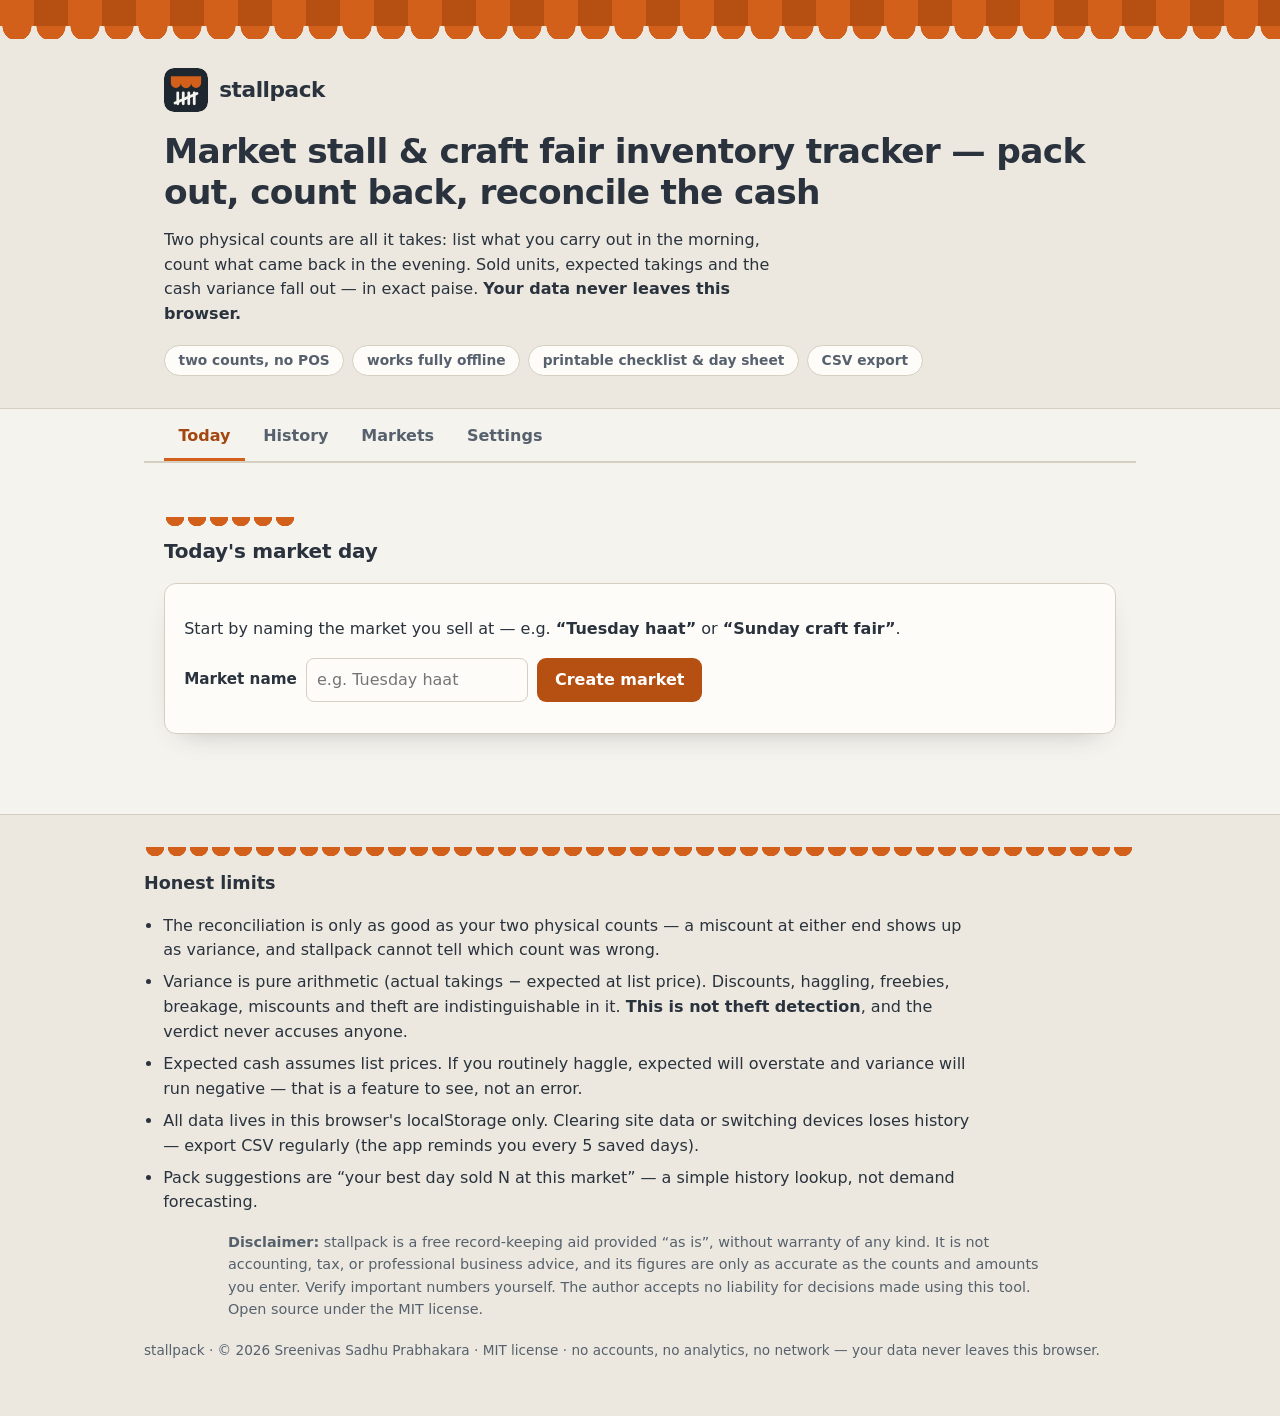
<file: index.html>
<!doctype html>
<html lang="en">
<head>
  <meta charset="utf-8">
  <meta name="viewport" content="width=device-width, initial-scale=1">
  <meta http-equiv="Content-Security-Policy" content="default-src 'self'; connect-src 'none'; img-src 'self' data:; base-uri 'none'; form-action 'none'; frame-ancestors 'none'; object-src 'none'">
  <title>stallpack — market stall &amp; craft fair inventory tracker</title>
  <meta name="description" content="Market stall inventory tracker: pack out in the morning, count back in the evening — sold units, expected cash and variance fall out of two counts. Private, offline, printable.">
  <meta name="color-scheme" content="light dark">
  <link rel="canonical" href="https://sreenivas-sadhu-prabhakara.github.io/stallpack/">
  <meta name="robots" content="index, follow, max-image-preview:large">
  <meta name="author" content="Sreenivas Sadhu Prabhakara">
  <meta name="keywords" content="market stall inventory tracker, craft fair inventory spreadsheet, flea market inventory, haat vendor app, street market seller, pack list, cash reconciliation, sell-through, stall stock count, pop-up shop inventory">
  <meta name="theme-color" content="#1E2630" media="(prefers-color-scheme: dark)">
  <meta name="theme-color" content="#F5F3EE" media="(prefers-color-scheme: light)">

  <!-- Open Graph -->
  <meta property="og:type" content="website">
  <meta property="og:site_name" content="stallpack">
  <meta property="og:title" content="stallpack — market stall &amp; craft fair inventory tracker">
  <meta property="og:description" content="Pack out in the morning, count back in the evening — sold, expected cash and variance fall out of two counts. Private, offline, printable.">
  <meta property="og:url" content="https://sreenivas-sadhu-prabhakara.github.io/stallpack/">
  <meta property="og:locale" content="en_IN">
  <meta property="og:image" content="https://sreenivas-sadhu-prabhakara.github.io/stallpack/og-image.png">
  <meta property="og:image:width" content="1200">
  <meta property="og:image:height" content="630">
  <meta property="og:image:alt" content="stallpack — pack out, count back, reconcile the cash">

  <!-- Twitter -->
  <meta name="twitter:card" content="summary_large_image">
  <meta name="twitter:title" content="stallpack — market stall &amp; craft fair inventory tracker">
  <meta name="twitter:description" content="Pack out in the morning, count back in the evening — sold, expected cash and variance fall out of two counts. Private, offline, printable.">
  <meta name="twitter:image" content="https://sreenivas-sadhu-prabhakara.github.io/stallpack/og-image.png">
  <meta name="twitter:image:alt" content="stallpack — pack out, count back, reconcile the cash">

  <link rel="stylesheet" href="styles.css">
  <link rel="icon" href="favicon.svg" type="image/svg+xml">
  <link rel="apple-touch-icon" href="apple-touch-icon.png">
  <link rel="manifest" href="manifest.webmanifest">

  <!-- Structured data (data blocks; not executable script) -->
  <script type="application/ld+json">
  {
    "@context": "https://schema.org",
    "@type": "WebApplication",
    "name": "stallpack",
    "description": "Market stall and craft fair inventory tracker. Pack out in the morning, count back in the evening — sold units, expected takings and cash variance fall out of two physical counts. Works fully offline; all data stays in your browser.",
    "url": "https://sreenivas-sadhu-prabhakara.github.io/stallpack/",
    "applicationCategory": "BusinessApplication",
    "operatingSystem": "Any (modern web browser)",
    "browserRequirements": "Requires a modern web browser with JavaScript enabled.",
    "isAccessibleForFree": true,
    "offers": { "@type": "Offer", "price": "0", "priceCurrency": "INR" },
    "license": "https://opensource.org/licenses/MIT",
    "author": { "@type": "Person", "name": "Sreenivas Sadhu Prabhakara" },
    "softwareVersion": "0.1.0",
    "featureList": [
      "Morning pack list with copy-last-day pre-fill per market",
      "90-second evening return count with big steppers and one-tap sold out",
      "Day sheet: sold, expected takings and variance in exact integer paise",
      "Per-market history with sell-through % and best-day pack suggestion",
      "Printable pack checklist and day sheet; RFC 4180 CSV export",
      "Indian digit grouping (₹1,23,456.75) with $/€/£ display option",
      "100% offline — data never leaves the browser (localStorage only)"
    ]
  }
  </script>
  <script type="application/ld+json">
  {
    "@context": "https://schema.org",
    "@type": "FAQPage",
    "mainEntity": [
      {
        "@type": "Question",
        "name": "Does this market stall inventory tracker work offline, and where does my sales data go?",
        "acceptedAnswer": {
          "@type": "Answer",
          "text": "stallpack runs entirely in your browser and works with no internet at all — useful at an open-air market. Your items, prices and cash figures are saved only in this browser's localStorage; the page's security policy blocks every network request, so the browser itself prevents any data from being sent anywhere."
        }
      },
      {
        "@type": "Question",
        "name": "How do I reconcile cash at a craft fair or weekly market stall?",
        "acceptedAnswer": {
          "@type": "Answer",
          "text": "Two physical counts: list what you carry out in the morning (item, quantity, unit price), then count what came back in the evening. Sold = carried − returned, expected takings = sum of sold × list price, and variance = what you actually hold (cash + digital payments) minus expected. stallpack does this arithmetic in exact paise and prints a checklist and day sheet."
        }
      },
      {
        "@type": "Question",
        "name": "Can stallpack tell me if money was stolen from my stall?",
        "acceptedAnswer": {
          "@type": "Answer",
          "text": "No, and it says so on the day sheet. Variance is pure arithmetic against list prices — discounts, haggling, freebies, breakage, miscounts and loss all look identical in the number. A negative variance means less money than list price would predict, nothing more. It is not theft detection."
        }
      },
      {
        "@type": "Question",
        "name": "How does the suggested pack quantity work?",
        "acceptedAnswer": {
          "@type": "Answer",
          "text": "It is a plain history lookup: your best day sold N of that item at that specific market, so N is suggested the next time that market comes around. It is not demand forecasting and there is no AI involved."
        }
      }
    ]
  }
  </script>
</head>
<body>
  <a class="skip-link" href="#main">Skip to the app</a>

  <header class="hero">
    <div class="awning" aria-hidden="true"><div class="awning-edge"></div></div>
    <div class="hero-inner">
      <div class="brand" aria-hidden="true">
        <svg class="brand-mark" viewBox="0 0 32 32" role="presentation">
          <rect width="32" height="32" rx="7" fill="#1E2630"/>
          <path d="M5 6h22v5a3.67 3.67 0 0 1-7.33 0 3.67 3.67 0 0 1-7.34 0A3.67 3.67 0 0 1 5 11z" fill="#D2601A"/>
          <g stroke="#F5F3EE" stroke-width="2" stroke-linecap="round">
            <path d="M10 18v8"/><path d="M14 18v8"/><path d="M18 18v8"/><path d="M22 18v8"/>
            <path d="M8 25.5 24 18.5"/>
          </g>
        </svg>
        <span class="brand-name">stallpack</span>
      </div>
      <h1>Market stall &amp; craft fair inventory tracker — pack out, count back, reconcile the cash</h1>
      <p class="lede">
        Two physical counts are all it takes: list what you carry out in the morning, count what
        came back in the evening. Sold units, expected takings and the cash variance fall out —
        in exact paise. <strong>Your data never leaves this browser.</strong>
      </p>
      <ul class="hero-chips" role="list">
        <li>two counts, no POS</li>
        <li>works fully offline</li>
        <li>printable checklist &amp; day sheet</li>
        <li>CSV export</li>
      </ul>
    </div>
  </header>

  <nav class="tabs" aria-label="Sections">
    <button type="button" class="tab" id="tab-today" data-tab="today" aria-controls="panel-today">Today</button>
    <button type="button" class="tab" id="tab-history" data-tab="history" aria-controls="panel-history">History</button>
    <button type="button" class="tab" id="tab-markets" data-tab="markets" aria-controls="panel-markets">Markets</button>
    <button type="button" class="tab" id="tab-settings" data-tab="settings" aria-controls="panel-settings">Settings</button>
  </nav>

  <main id="main">
    <p id="status" class="status" role="status" aria-live="polite"></p>
    <div id="nag" class="nag" hidden>
      <p><strong>Backup reminder:</strong> <span id="nagText"></span> All history lives only in this
      browser — clearing site data or switching devices loses it.</p>
      <div class="nag-actions">
        <button type="button" id="nagExport" class="btn btn-primary">Export CSV now</button>
        <button type="button" id="nagLater" class="btn btn-ghost">Later</button>
      </div>
    </div>

    <section id="panel-today" class="panel" role="region" aria-labelledby="tab-today">
      <h2 class="section-title"><span class="scallop-divider" aria-hidden="true"></span>Today's market day</h2>
      <div id="todayFlow"></div>
    </section>

    <section id="panel-history" class="panel" role="region" aria-labelledby="tab-history" hidden>
      <h2 class="section-title"><span class="scallop-divider" aria-hidden="true"></span>History</h2>
      <div class="field-row">
        <label for="historyMarket">Market</label>
        <select id="historyMarket"></select>
        <button type="button" id="exportCsv" class="btn btn-secondary">Export all days (CSV)</button>
      </div>
      <div id="historyBody"></div>
    </section>

    <section id="panel-markets" class="panel" role="region" aria-labelledby="tab-markets" hidden>
      <h2 class="section-title"><span class="scallop-divider" aria-hidden="true"></span>Markets directory</h2>
      <p class="hint">Name your recurring markets — e.g. “Tuesday haat”, “Sunday craft fair”. Every day
      record is tagged to one market, so history compares like with like.</p>
      <form id="marketForm" class="field-row">
        <label for="marketName">New market</label>
        <input type="text" id="marketName" maxlength="60" placeholder="e.g. Tuesday haat" autocomplete="off" required>
        <button type="submit" class="btn btn-primary">Add market</button>
      </form>
      <ul id="marketList" class="market-list" role="list"></ul>
    </section>

    <section id="panel-settings" class="panel" role="region" aria-labelledby="tab-settings" hidden>
      <h2 class="section-title"><span class="scallop-divider" aria-hidden="true"></span>Settings</h2>
      <div class="field-row">
        <label for="setSymbol">Currency symbol (display only)</label>
        <select id="setSymbol">
          <option value="₹">₹ rupee</option>
          <option value="$">$ dollar</option>
          <option value="€">€ euro</option>
          <option value="£">£ pound</option>
        </select>
      </div>
      <p class="hint">The symbol changes nothing in the maths — all amounts are stored and computed in
      integer minor units (paise/cents). ₹ uses Indian digit grouping (₹1,23,456.75); $, € and £ use
      1,000-grouping.</p>
      <div class="field-row">
        <label for="setGrouping">Digit grouping</label>
        <select id="setGrouping">
          <option value="auto">Auto (₹ → Indian, others → plain)</option>
          <option value="in">Indian (1,23,456)</option>
          <option value="plain">Plain (123,456)</option>
        </select>
      </div>
      <div class="field-row">
        <label for="setTheme">Theme</label>
        <select id="setTheme">
          <option value="auto">Match device</option>
          <option value="light">Light</option>
          <option value="dark">Dark</option>
        </select>
      </div>
      <h3>Your data</h3>
      <p class="hint">Everything is stored in this browser's localStorage under the key
      <code>stallpack.v1</code>. Nothing is ever uploaded — the page's security policy blocks all
      network requests. CSV export is the only way data leaves, and you trigger it.</p>
      <div class="field-row">
        <button type="button" id="exportCsv2" class="btn btn-secondary">Export all days (CSV)</button>
        <button type="button" id="wipeData" class="btn btn-danger">Erase all stallpack data…</button>
      </div>
    </section>
  </main>

  <!-- print-only areas, filled by app.js just before window.print() -->
  <div id="printPack" class="print-area" aria-hidden="true"></div>
  <div id="printSheet" class="print-area" aria-hidden="true"></div>

  <footer class="footer">
    <div class="scallop-divider" aria-hidden="true"></div>
    <h2>Honest limits</h2>
    <ul>
      <li>The reconciliation is only as good as your two physical counts — a miscount at either end
      shows up as variance, and stallpack cannot tell which count was wrong.</li>
      <li>Variance is pure arithmetic (actual takings − expected at list price). Discounts, haggling,
      freebies, breakage, miscounts and theft are indistinguishable in it. <strong>This is not theft
      detection</strong>, and the verdict never accuses anyone.</li>
      <li>Expected cash assumes list prices. If you routinely haggle, expected will overstate and
      variance will run negative — that is a feature to see, not an error.</li>
      <li>All data lives in this browser's localStorage only. Clearing site data or switching devices
      loses history — export CSV regularly (the app reminds you every 5 saved days).</li>
      <li>Pack suggestions are “your best day sold N at this market” — a simple history lookup, not
      demand forecasting.</li>
    </ul>
    <p class="disclaimer"><strong>Disclaimer:</strong> stallpack is a free record-keeping aid provided
    “as is”, without warranty of any kind. It is not accounting, tax, or professional business advice,
    and its figures are only as accurate as the counts and amounts you enter. Verify important numbers
    yourself. The author accepts no liability for decisions made using this tool. Open source under the
    MIT license.</p>
    <p class="footer-meta">stallpack · © 2026 Sreenivas Sadhu Prabhakara · MIT license · no accounts,
    no analytics, no network — your data never leaves this browser.</p>
  </footer>

  <script src="data/engine.js"></script>
  <script src="app.js"></script>
</body>
</html>
</file>
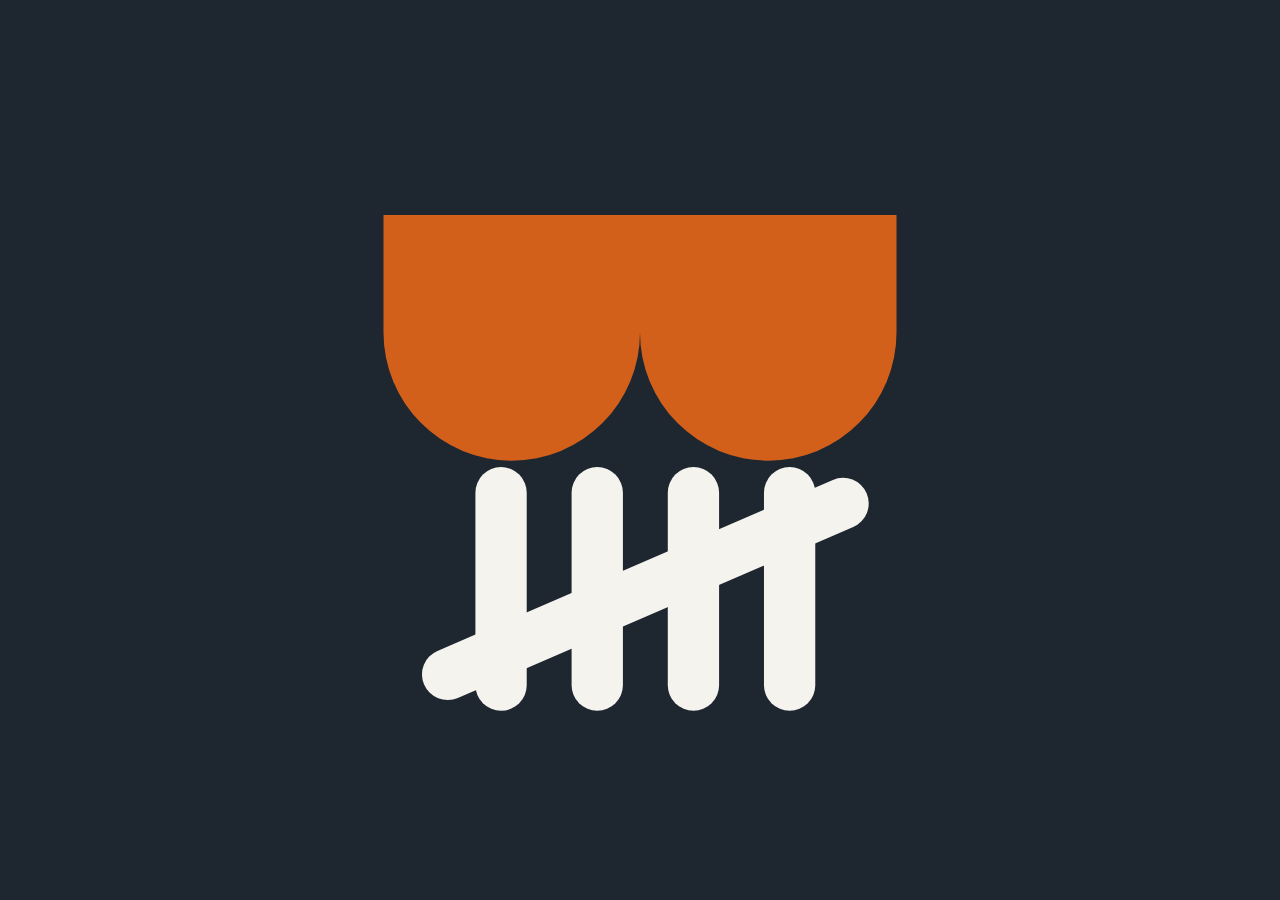
<file: assets/icon.html>
<!doctype html>
<html lang="en">
<head>
<meta charset="utf-8">
<style>
  * { box-sizing: border-box; margin: 0; padding: 0; }
  html, body { width: 100%; height: 100%; overflow: hidden; background: #1E2630; }
  body { display: grid; place-items: center; }
  /* 12% safe padding per side — mark fills the middle 76vmin */
  .mark { width: 76vmin; height: 76vmin; display: block; }
</style>
</head>
<body>
  <!-- one bold awning scallop over a tally — count under the awning -->
  <svg class="mark" viewBox="0 0 32 32" aria-hidden="true">
    <path d="M4 5h24v5.5a6 6 0 0 1-12 0 6 6 0 0 1-12 0z" fill="#D2601A"/>
    <g stroke="#F5F3EE" stroke-width="2.4" stroke-linecap="round">
      <path d="M9.5 18v9"/><path d="M14 18v9"/><path d="M18.5 18v9"/><path d="M23 18v9"/>
      <path d="M7 26.5 25.5 18.5"/>
    </g>
  </svg>
</body>
</html>
</file>
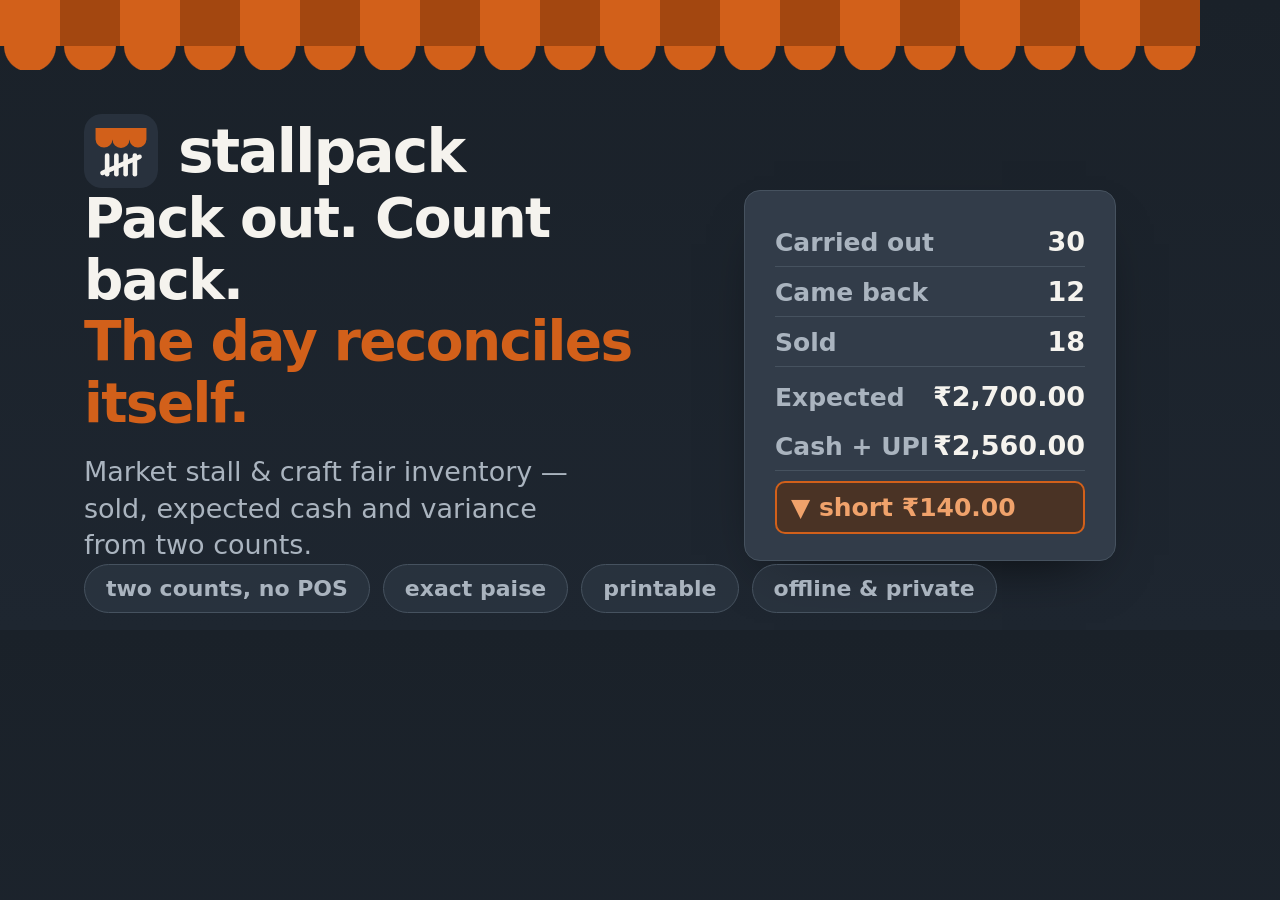
<file: assets/og.html>
<!doctype html>
<html lang="en">
<head>
<meta charset="utf-8">
<style>
  :root {
    --bg: #1E2630;
    --surface: #323C49;
    --line: #46525F;
    --chalk: #F5F3EE;
    --mist: #AAB4BF;
    --awning: #D2601A;
    --awning2: #A34710;
    --green: #7FA98F;
    --sans: system-ui, -apple-system, "Segoe UI", Roboto, Helvetica, Arial, sans-serif;
  }
  * { box-sizing: border-box; margin: 0; padding: 0; }
  html, body { width: 1200px; height: 630px; overflow: hidden; }
  body {
    position: relative;
    background: linear-gradient(180deg, #1a2129 0%, #1E2630 100%);
    font-family: var(--sans);
    color: var(--chalk);
    -webkit-font-smoothing: antialiased;
  }
  /* the scalloped stall awning — the stallpack signature */
  .awning {
    height: 46px;
    background: repeating-linear-gradient(90deg, var(--awning) 0 60px, var(--awning2) 60px 120px);
  }
  .awning-edge {
    height: 24px;
    background-image: radial-gradient(circle at 50% 0, var(--awning) 66%, transparent 69%);
    background-size: 60px 24px;
    background-repeat: repeat-x;
  }
  .frame {
    position: absolute; inset: 70px 0 0 0;
    padding: 44px 84px 64px;
    display: flex; flex-direction: column; justify-content: space-between;
  }
  .brand { display: flex; align-items: center; gap: 20px; }
  .mark { width: 74px; height: 74px; border-radius: 18px; }
  .wordmark { font-size: 60px; font-weight: 800; letter-spacing: -0.035em; }
  .cols { display: flex; align-items: center; gap: 48px; }
  .headline { flex: 1; }
  .headline h1 {
    font-size: 55px; font-weight: 800; letter-spacing: -0.03em; line-height: 1.12;
  }
  .headline h1 .go { color: var(--awning); }
  .headline p {
    margin-top: 20px; font-size: 27px; font-weight: 500;
    color: var(--mist); line-height: 1.35; max-width: 30ch;
  }
  /* the two-count tally card */
  .tally {
    width: 372px;
    background: var(--surface);
    border: 1.5px solid var(--line);
    border-radius: 16px;
    padding: 26px 30px;
    font-variant-numeric: tabular-nums;
    box-shadow: 0 24px 56px -30px rgba(0,0,0,0.8);
  }
  .tally .trow {
    display: flex; justify-content: space-between; align-items: baseline;
    padding: 9px 0; border-bottom: 1px solid var(--line);
    font-size: 25px; font-weight: 600; color: var(--mist);
  }
  .tally .trow strong { color: var(--chalk); font-weight: 800; font-size: 27px; }
  .tally .trow.total { border-bottom: none; padding-top: 14px; }
  .tally .verdict {
    margin-top: 10px;
    background: #4A3325;
    border: 2px solid var(--awning);
    border-radius: 10px;
    padding: 10px 14px;
    font-size: 25px; font-weight: 800; color: #F0A26B;
  }
  .chips { display: flex; gap: 13px; }
  .chip {
    border: 1.5px solid var(--line);
    background: rgba(50,60,73,0.55);
    border-radius: 999px;
    padding: 11px 21px;
    font-size: 22px; font-weight: 650; color: var(--mist);
  }
</style>
</head>
<body>
  <div class="awning"></div>
  <div class="awning-edge"></div>

  <div class="frame">
    <div class="brand">
      <svg class="mark" viewBox="0 0 32 32" aria-hidden="true">
        <rect width="32" height="32" rx="7" fill="#28313D"/>
        <path d="M5 6h22v5a3.67 3.67 0 0 1-7.33 0 3.67 3.67 0 0 1-7.34 0A3.67 3.67 0 0 1 5 11z" fill="#D2601A"/>
        <g stroke="#F5F3EE" stroke-width="2" stroke-linecap="round">
          <path d="M10 18v8"/><path d="M14 18v8"/><path d="M18 18v8"/><path d="M22 18v8"/>
          <path d="M8 25.5 24 18.5"/>
        </g>
      </svg>
      <span class="wordmark">stallpack</span>
    </div>

    <div class="cols">
      <div class="headline">
        <h1>Pack out. Count back.<br><span class="go">The day reconciles itself.</span></h1>
        <p>Market stall &amp; craft fair inventory — sold, expected cash and variance from two counts.</p>
      </div>
      <div class="tally" aria-hidden="true">
        <div class="trow"><span>Carried out</span><strong>30</strong></div>
        <div class="trow"><span>Came back</span><strong>12</strong></div>
        <div class="trow"><span>Sold</span><strong>18</strong></div>
        <div class="trow total"><span>Expected</span><strong>₹2,700.00</strong></div>
        <div class="trow"><span>Cash + UPI</span><strong>₹2,560.00</strong></div>
        <div class="verdict">▼ short ₹140.00</div>
      </div>
    </div>

    <div class="chips">
      <span class="chip">two counts, no POS</span>
      <span class="chip">exact paise</span>
      <span class="chip">printable</span>
      <span class="chip">offline &amp; private</span>
    </div>
  </div>
</body>
</html>
</file>
<file: styles.css>
/* stallpack — storm slate + burnt orange, scalloped stall-awning motif.
   Light: chalk paper. Dark: deep slate. System sans only, tabular numerals. */

:root {
  --sans: system-ui, -apple-system, "Segoe UI", Roboto, Helvetica, Arial, sans-serif;
  --mono: ui-monospace, "SF Mono", Menlo, Consolas, "Liberation Mono", monospace;

  /* light scheme (chalk paper) */
  --bg: #F5F3EE;
  --surface: #FDFCF9;
  --surface2: #ECE8DF;
  --ink: #29323D;
  --muted: #56616D;
  --line: #D5CFC2;
  --accent: #B54F12;        /* button bg, white text ≥ 4.5:1 */
  --accent-hover: #93400E;
  --accent-text: #A34710;   /* accent-coloured text on bg */
  --awning: #D2601A;
  --awning2: #B54F12;
  --ok-bg: #4E7561;         /* match band bg, white text */
  --ok-text: #355646;
  --warn-bg: #F3DDCB;
  --warn-text: #8C3D0C;
  --danger: #A03123;
  --focus: #1F5FA8;
  --shadow: 0 10px 28px -18px rgba(41, 50, 61, 0.45);
}

[data-theme="dark"] {
  --bg: #1E2630;
  --surface: #323C49;
  --surface2: #28313D;
  --ink: #EDEAE3;
  --muted: #AAB4BF;
  --line: #46525F;
  --accent: #B54F12;
  --accent-hover: #C4520F;
  --accent-text: #F09355;
  --awning: #D2601A;
  --awning2: #A34710;
  --ok-bg: #3E5D4E;
  --ok-text: #9CC4AC;
  --warn-bg: #4A3325;
  --warn-text: #F0A26B;
  --danger: #F49B89;
  --focus: #7DB3E8;
  --shadow: 0 10px 28px -18px rgba(0, 0, 0, 0.7);
}

@media (prefers-color-scheme: dark) {
  :root:not([data-theme="light"]):not([data-theme="dark"]) {
    --bg: #1E2630;
    --surface: #323C49;
    --surface2: #28313D;
    --ink: #EDEAE3;
    --muted: #AAB4BF;
    --line: #46525F;
    --accent: #B54F12;
    --accent-hover: #C4520F;
    --accent-text: #F09355;
    --awning: #D2601A;
    --awning2: #A34710;
    --ok-bg: #3E5D4E;
    --ok-text: #9CC4AC;
    --warn-bg: #4A3325;
    --warn-text: #F0A26B;
    --danger: #F49B89;
    --focus: #7DB3E8;
    --shadow: 0 10px 28px -18px rgba(0, 0, 0, 0.7);
  }
}

* { box-sizing: border-box; }
html { scroll-behavior: smooth; }
@media (prefers-reduced-motion: reduce) {
  html { scroll-behavior: auto; }
  *, *::before, *::after { animation: none !important; transition: none !important; }
}

body {
  margin: 0;
  font-family: var(--sans);
  background: var(--bg);
  color: var(--ink);
  line-height: 1.55;
  font-size: 16px;
}

.num, td.num, th.num, .money, output {
  font-variant-numeric: tabular-nums;
}

/* ---------- skip link + focus ---------- */
.skip-link {
  position: absolute;
  left: -9999px;
  top: 0;
  background: var(--accent);
  color: #fff;
  padding: 0.6rem 1rem;
  border-radius: 0 0 8px 0;
  z-index: 20;
}
.skip-link:focus { left: 0; }

:focus-visible {
  outline: 3px solid var(--focus);
  outline-offset: 2px;
  border-radius: 3px;
}

/* ---------- the awning motif ---------- */
.awning {
  height: 26px;
  background: repeating-linear-gradient(90deg,
    var(--awning) 0 34px, var(--awning2) 34px 68px);
}
.awning-edge {
  position: relative;
  top: 26px;
  height: 13px;
  background-image: radial-gradient(circle at 50% 0, var(--awning) 67%, transparent 69%);
  background-size: 34px 13px;
  background-repeat: repeat-x;
}

.scallop-divider {
  display: block;
  height: 9px;
  margin-bottom: 0.6rem;
  background-image: radial-gradient(circle at 50% 0, var(--awning) 64%, transparent 67%);
  background-size: 22px 9px;
  background-repeat: repeat-x;
  max-width: 132px;
}

/* ---------- hero ---------- */
.hero { background: var(--surface2); border-bottom: 1px solid var(--line); }
.hero-inner {
  max-width: 62rem;
  margin: 0 auto;
  padding: 2.6rem 1.25rem 2rem;
}
.brand { display: flex; align-items: center; gap: 0.7rem; margin-bottom: 1.2rem; }
.brand-mark { width: 44px; height: 44px; border-radius: 10px; }
.brand-name { font-size: 1.35rem; font-weight: 800; letter-spacing: -0.02em; }
h1 {
  font-size: clamp(1.45rem, 3.4vw, 2.15rem);
  line-height: 1.2;
  letter-spacing: -0.02em;
  margin: 0 0 0.9rem;
  max-width: 46ch;
}
.lede { max-width: 62ch; margin: 0 0 1.1rem; color: var(--ink); }
.hero-chips {
  list-style: none;
  display: flex;
  flex-wrap: wrap;
  gap: 0.5rem;
  padding: 0;
  margin: 0;
}
.hero-chips li {
  border: 1px solid var(--line);
  background: var(--surface);
  border-radius: 999px;
  padding: 0.25rem 0.85rem;
  font-size: 0.86rem;
  font-weight: 600;
  color: var(--muted);
}

/* ---------- tabs ---------- */
.tabs {
  position: sticky;
  top: 0;
  z-index: 10;
  display: flex;
  gap: 0.25rem;
  background: var(--bg);
  border-bottom: 2px solid var(--line);
  padding: 0.4rem 1.25rem 0;
  max-width: 62rem;
  margin: 0 auto;
}
.tab {
  font: inherit;
  font-weight: 650;
  color: var(--muted);
  background: none;
  border: none;
  border-bottom: 3px solid transparent;
  padding: 0.55rem 0.9rem;
  cursor: pointer;
}
.tab[aria-current="true"] {
  color: var(--accent-text);
  border-bottom-color: var(--awning);
}
.tab:hover { color: var(--ink); }

/* ---------- layout ---------- */
main { max-width: 62rem; margin: 0 auto; padding: 1.4rem 1.25rem 3rem; }
.panel { margin-bottom: 2rem; }
.section-title { font-size: 1.25rem; letter-spacing: -0.01em; margin: 0.4rem 0 1rem; }
h3 { font-size: 1.05rem; margin: 1.4rem 0 0.5rem; }
.hint { color: var(--muted); font-size: 0.92rem; max-width: 70ch; }
code { font-family: var(--mono); font-size: 0.88em; background: var(--surface2); padding: 0.08em 0.35em; border-radius: 4px; }

.status { min-height: 1.4em; font-weight: 650; color: var(--accent-text); margin: 0 0 0.6rem; }

.card {
  background: var(--surface);
  border: 1px solid var(--line);
  border-radius: 12px;
  box-shadow: var(--shadow);
  padding: 1.1rem 1.2rem;
  margin-bottom: 1.1rem;
}

/* ---------- forms ---------- */
.field-row {
  display: flex;
  flex-wrap: wrap;
  align-items: center;
  gap: 0.6rem;
  margin: 0.8rem 0;
}
label { font-weight: 650; font-size: 0.95rem; }
input[type="text"], input[type="date"], input[type="number"], select {
  font: inherit;
  font-variant-numeric: tabular-nums;
  color: var(--ink);
  background: var(--surface);
  border: 1.5px solid var(--line);
  border-radius: 8px;
  padding: 0.45rem 0.6rem;
  min-height: 44px;
}
input:invalid { border-color: var(--danger); }
.input-error { color: var(--danger); font-size: 0.85rem; font-weight: 650; }

.btn {
  font: inherit;
  font-weight: 700;
  border-radius: 9px;
  border: 1.5px solid transparent;
  padding: 0.55rem 1.05rem;
  min-height: 44px;
  cursor: pointer;
}
.btn-primary { background: var(--accent); color: #fff; }
.btn-primary:hover { background: var(--accent-hover); }
.btn-secondary {
  background: var(--surface);
  color: var(--accent-text);
  border-color: var(--accent);
}
.btn-secondary:hover { background: var(--surface2); }
.btn-ghost { background: none; color: var(--muted); border-color: var(--line); }
.btn-ghost:hover { color: var(--ink); }
.btn-danger { background: none; color: var(--danger); border-color: var(--danger); }
.btn-danger:hover { background: var(--warn-bg); }

/* ---------- pack table ---------- */
table { border-collapse: collapse; width: 100%; }
.table-wrap { overflow-x: auto; }
th, td {
  text-align: left;
  padding: 0.5rem 0.6rem;
  border-bottom: 1px solid var(--line);
  vertical-align: middle;
}
th { font-size: 0.82rem; text-transform: uppercase; letter-spacing: 0.05em; color: var(--muted); }
td.num, th.num { text-align: right; }
tfoot td { font-weight: 750; border-top: 2px solid var(--ink); border-bottom: none; }
.row-del { color: var(--danger); background: none; border: none; font: inherit; font-weight: 700; cursor: pointer; padding: 0.3rem 0.5rem; min-height: 40px; }

.pack-input-name { width: min(16rem, 42vw); }
.pack-input-qty { width: 5.2rem; }
.pack-input-price { width: 7rem; }

/* ---------- count mode ---------- */
.progress-strip {
  display: flex;
  align-items: center;
  gap: 0.8rem;
  background: var(--surface2);
  border: 1px solid var(--line);
  border-radius: 10px;
  padding: 0.6rem 0.9rem;
  margin-bottom: 1rem;
  font-weight: 700;
}
.progress-bar { flex: 1; height: 10px; background: var(--line); border-radius: 999px; overflow: hidden; }
.progress-fill { height: 100%; background: var(--awning); }

.count-item {
  display: grid;
  grid-template-columns: 1fr auto;
  gap: 0.4rem 0.9rem;
  align-items: center;
  padding: 0.7rem 0.2rem;
  border-bottom: 1px solid var(--line);
}
.count-name { font-weight: 700; }
.count-meta { color: var(--muted); font-size: 0.88rem; }
.count-controls { display: flex; align-items: center; gap: 0.45rem; flex-wrap: wrap; justify-content: flex-end; }
.stepper {
  font: inherit;
  font-size: 1.25rem;
  font-weight: 800;
  width: 52px;
  height: 48px;
  border-radius: 10px;
  border: 1.5px solid var(--line);
  background: var(--surface);
  color: var(--ink);
  cursor: pointer;
}
.stepper:hover { border-color: var(--accent); color: var(--accent-text); }
.stepper:disabled { opacity: 0.4; cursor: not-allowed; }
.count-value {
  min-width: 4.6rem;
  text-align: center;
  font-size: 1.25rem;
  font-weight: 800;
  font-variant-numeric: tabular-nums;
}
.count-value .of { font-size: 0.8rem; font-weight: 600; color: var(--muted); }
.counted-tick { font-weight: 700; color: var(--ok-text); font-size: 0.88rem; }
.uncounted-note { font-weight: 600; color: var(--muted); font-size: 0.88rem; }

/* ---------- day sheet / variance ---------- */
.verdict {
  border-radius: 12px;
  padding: 1rem 1.2rem;
  margin: 1rem 0;
  font-weight: 700;
  border: 2px solid transparent;
}
.verdict .verdict-line { font-size: 1.25rem; display: flex; align-items: center; gap: 0.6rem; }
.verdict-icon { font-size: 1.1rem; }
.verdict--short, .verdict--over {
  background: var(--warn-bg);
  color: var(--warn-text);
  border-color: var(--awning);
}
.verdict--match { background: var(--ok-bg); color: #fff; border-color: var(--ok-bg); }
[data-theme="dark"] .verdict--match { color: #EDEAE3; }
.verdict-caption { font-weight: 500; font-size: 0.92rem; margin-top: 0.5rem; max-width: 72ch; }
.verdict--match .verdict-caption { color: inherit; }

/* ---------- history ---------- */
.day-list { list-style: none; padding: 0; margin: 0; }
.day-list details {
  border: 1px solid var(--line);
  border-radius: 10px;
  background: var(--surface);
  margin-bottom: 0.6rem;
}
.day-list summary {
  cursor: pointer;
  padding: 0.7rem 0.9rem;
  display: flex;
  flex-wrap: wrap;
  gap: 0.4rem 1rem;
  align-items: center;
  font-weight: 650;
}
.day-list summary .pill {
  border-radius: 999px;
  padding: 0.1rem 0.7rem;
  font-size: 0.82rem;
  font-weight: 750;
  border: 1.5px solid;
}
.pill--short, .pill--over { background: var(--warn-bg); color: var(--warn-text); border-color: var(--awning); }
.pill--match { background: var(--ok-bg); color: #fff; border-color: var(--ok-bg); }
.pill--open { background: var(--surface2); color: var(--muted); border-color: var(--line); }
.day-detail { padding: 0.4rem 0.9rem 0.9rem; }
.badge-best {
  display: inline-block;
  background: var(--accent);
  color: #fff;
  border-radius: 6px;
  font-size: 0.78rem;
  font-weight: 750;
  padding: 0.1rem 0.5rem;
}

/* ---------- markets ---------- */
.market-list { list-style: none; padding: 0; margin: 1rem 0 0; max-width: 34rem; }
.market-list li {
  display: flex;
  align-items: center;
  justify-content: space-between;
  gap: 0.8rem;
  border: 1px solid var(--line);
  background: var(--surface);
  border-radius: 10px;
  padding: 0.55rem 0.9rem;
  margin-bottom: 0.5rem;
}
.market-count { color: var(--muted); font-size: 0.88rem; }

/* ---------- nag banner ---------- */
.nag {
  border: 2px solid var(--awning);
  background: var(--warn-bg);
  color: var(--warn-text);
  border-radius: 12px;
  padding: 0.9rem 1.1rem;
  margin-bottom: 1rem;
}
.nag p { margin: 0 0 0.6rem; }
.nag-actions { display: flex; gap: 0.6rem; }

/* ---------- footer ---------- */
.footer {
  border-top: 1px solid var(--line);
  background: var(--surface2);
  padding: 2rem 1.25rem 2.6rem;
}
.footer > * { max-width: 62rem; margin-left: auto; margin-right: auto; }
.footer h2 { font-size: 1.1rem; }
.footer ul { padding-left: 1.2rem; }
.footer li { margin-bottom: 0.45rem; max-width: 80ch; }
.disclaimer { font-size: 0.9rem; color: var(--muted); max-width: 90ch; }
.footer-meta { font-size: 0.85rem; color: var(--muted); margin-top: 1.2rem; }

/* ---------- print ---------- */
.print-area { display: none; }

@media print {
  body { background: #fff; color: #000; font-size: 12pt; }
  .hero, .tabs, main, .footer, .nag { display: none !important; }
  body.print-pack #printPack, body.print-sheet #printSheet { display: block; }
  .print-area h2 { font-size: 16pt; margin: 0 0 2pt; }
  .print-area .print-sub { color: #000; margin: 0 0 10pt; }
  .print-area .print-awning {
    height: 8pt;
    border-top: 3pt solid #000;
    background-image: radial-gradient(circle at 50% 0, #000 62%, transparent 66%);
    background-size: 16pt 8pt;
    background-repeat: repeat-x;
    margin-bottom: 10pt;
  }
  .print-area table { width: 100%; border-collapse: collapse; }
  .print-area th, .print-area td { border: 1pt solid #000; padding: 4pt 6pt; text-align: left; }
  .print-area td.num, .print-area th.num { text-align: right; font-variant-numeric: tabular-nums; }
  .print-area .tick { display: inline-block; width: 11pt; height: 11pt; border: 1.2pt solid #000; }
  .print-area .print-note { font-size: 9pt; margin-top: 8pt; }
  .print-area .print-blank { display: inline-block; min-width: 90pt; border-bottom: 1pt solid #000; }
}

@media (max-width: 620px) {
  .count-item { grid-template-columns: 1fr; }
  .count-controls { justify-content: flex-start; }
  .tabs { padding: 0.4rem 0.6rem 0; overflow-x: auto; }
  main, .hero-inner { padding-left: 0.9rem; padding-right: 0.9rem; }
}
</file>
